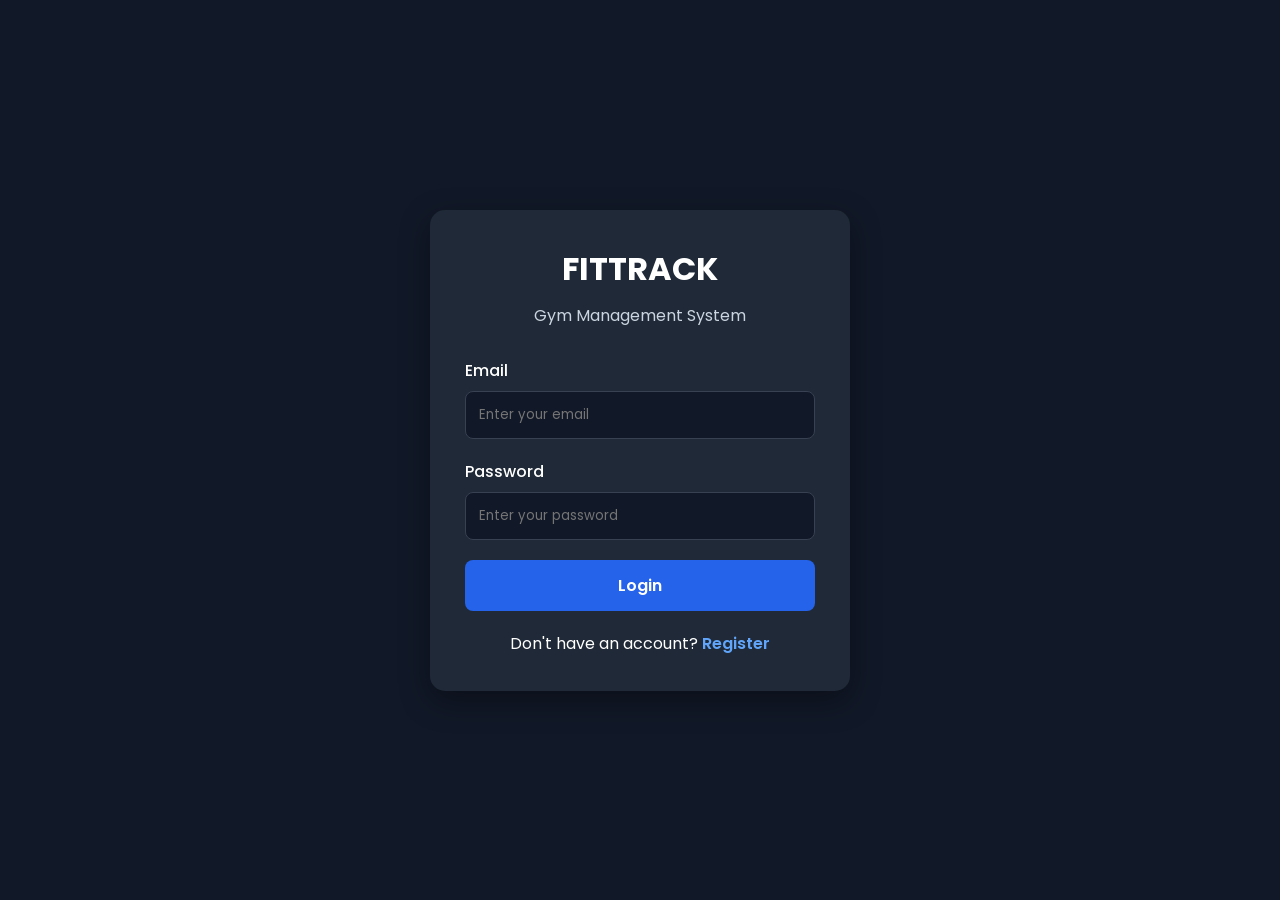
<file: index.html>
<!DOCTYPE html>
<html lang="en">

<head>

    <meta charset="UTF-8">

    <meta name="viewport"
    content="width=device-width, initial-scale=1.0">

    <title>FitTrack | Login</title>

    <link rel="stylesheet" href="style.css">

    <link href="https://fonts.googleapis.com/css2?family=Poppins:wght@300;400;500;600;700&display=swap" rel="stylesheet">

    <link rel="stylesheet"
    href="https://cdnjs.cloudflare.com/ajax/libs/font-awesome/6.7.2/css/all.min.css">

</head>

<body>

<div class="auth-container">

    <div class="auth-box">

        <h1>FITTRACK</h1>

        <p>Gym Management System</p>

        <form id="loginForm">

            <div class="input-group">

                <label>Email</label>

                <input
                type="email"
                id="loginEmail"
                placeholder="Enter your email"
                required>

            </div>

            <div class="input-group">

                <label>Password</label>

                <input
                type="password"
                id="loginPassword"
                placeholder="Enter your password"
                required>

            </div>

            <button
            type="submit"
            class="btn">

                Login

            </button>

        </form>

        <div class="auth-link">

            Don't have an account?

            <a href="register.html">

                Register

            </a>

        </div>

    </div>

</div>

<script src="script.js"></script>

</body>
</html>
</file>
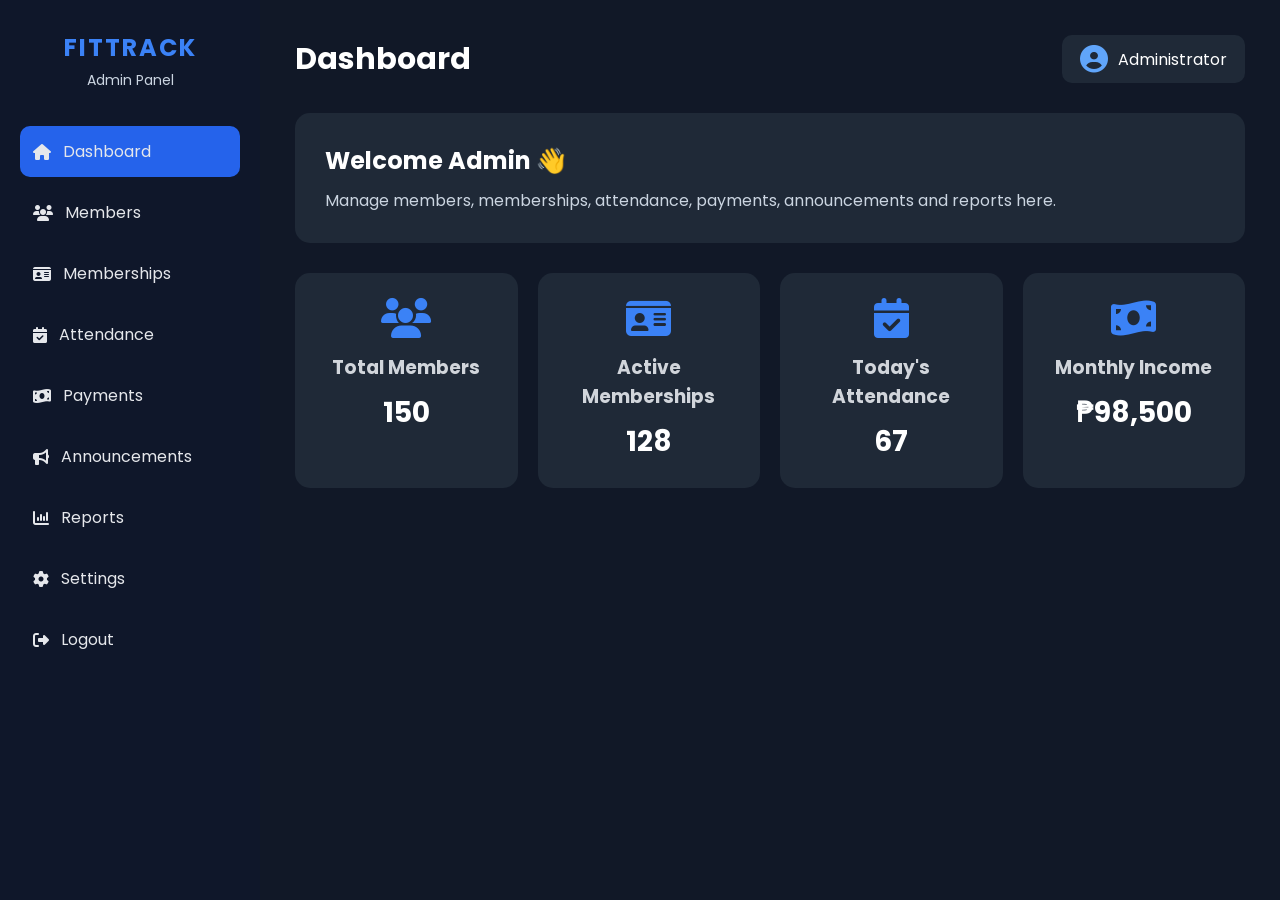
<file: admin.html>
<!DOCTYPE html>
<html lang="en">

<head>

    <meta charset="UTF-8">

    <meta name="viewport" content="width=device-width, initial-scale=1.0">

    <title>FitTrack | Admin Dashboard</title>

    <link rel="stylesheet" href="style.css">

    <link href="https://fonts.googleapis.com/css2?family=Poppins:wght@300;400;500;600;700&display=swap" rel="stylesheet">

    <link rel="stylesheet"
    href="https://cdnjs.cloudflare.com/ajax/libs/font-awesome/6.7.2/css/all.min.css">

</head>

<body>

<div class="dashboard">

    <!-- Sidebar -->

    <aside class="sidebar">

        <div class="logo">

            <h2>FITTRACK</h2>

            <p>Admin Panel</p>

        </div>

        <ul>

            <li class="active">
                <a href="#" onclick="showSection('dashboard')">
                    <i class="fa-solid fa-house"></i>
                    Dashboard
                </a>
            </li>

            <li>
                <a href="#" onclick="showSection('members')">
                    <i class="fa-solid fa-users"></i>
                    Members
                </a>
            </li>

            <li>
                <a href="#" onclick="showSection('memberships')">
                    <i class="fa-solid fa-id-card"></i>
                    Memberships
                </a>
            </li>

            <li>
                <a href="#" onclick="showSection('attendance')">
                    <i class="fa-solid fa-calendar-check"></i>
                    Attendance
                </a>
            </li>

            <li>
                <a href="#" onclick="showSection('payments')">
                    <i class="fa-solid fa-money-bill-wave"></i>
                    Payments
                </a>
            </li>

            <li>
                <a href="#" onclick="showSection('announcements')">
                    <i class="fa-solid fa-bullhorn"></i>
                    Announcements
                </a>
            </li>

            <li>
                <a href="#" onclick="showSection('reports')">
                    <i class="fa-solid fa-chart-column"></i>
                    Reports
                </a>
            </li>

            <li>
                <a href="#" onclick="showSection('settings')">
                    <i class="fa-solid fa-gear"></i>
                    Settings
                </a>
            </li>

            <li>
                <a href="index.html">
                    <i class="fa-solid fa-right-from-bracket"></i>
                    Logout
                </a>
            </li>

        </ul>

    </aside>

    <!-- Main Content -->

    <main class="content">

        <!-- DASHBOARD -->

        <section id="dashboard" class="page-section">

            <header>

                <h1>Dashboard</h1>

                <div class="admin-profile">

                    <i class="fa-solid fa-circle-user"></i>

                    <span>Administrator</span>

                </div>

            </header>

            <div class="welcome-card">

                <h2>Welcome Admin 👋</h2>

                <p>

                    Manage members, memberships, attendance,
                    payments, announcements and reports here.

                </p>

            </div>

            <div class="cards">

                <div class="card">

                    <i class="fa-solid fa-users"></i>

                    <h3>Total Members</h3>

                    <h2>150</h2>

                </div>

                <div class="card">

                    <i class="fa-solid fa-id-card"></i>

                    <h3>Active Memberships</h3>

                    <h2>128</h2>

                </div>

                <div class="card">

                    <i class="fa-solid fa-calendar-check"></i>

                    <h3>Today's Attendance</h3>

                    <h2>67</h2>

                </div>

                <div class="card">

                    <i class="fa-solid fa-money-bill-wave"></i>

                    <h3>Monthly Income</h3>

                    <h2>₱98,500</h2>

                </div>

            </div>

        </section>
                <!-- MEMBERS -->

        <section id="members" class="page-section" style="display:none;">

            <header>

                <h1>Members</h1>

            </header>

            <div class="toolbar">

                <input
                type="text"
                placeholder="Search Member">

                <button class="add-btn">

                    <i class="fa-solid fa-plus"></i>

                    Add Member

                </button>

            </div>

            <div class="table-section">

                <table>

                    <thead>

                        <tr>

                            <th>Member ID</th>
                            <th>Full Name</th>
                            <th>Gender</th>
                            <th>Contact</th>
                            <th>Status</th>
                            <th>Action</th>

                        </tr>

                    </thead>

                    <tbody>

                        <tr>

                            <td>M001</td>
                            <td>Juan Dela Cruz</td>
                            <td>Male</td>
                            <td>09123456789</td>
                            <td>Active</td>

                            <td>

                                <button>Edit</button>

                                <button>Delete</button>

                            </td>

                        </tr>

                        <tr>

                            <td>M002</td>
                            <td>Maria Santos</td>
                            <td>Female</td>
                            <td>09987654321</td>
                            <td>Active</td>

                            <td>

                                <button>Edit</button>

                                <button>Delete</button>

                            </td>

                        </tr>

                        <tr>

                            <td>M003</td>
                            <td>Mark Reyes</td>
                            <td>Male</td>
                            <td>09111111111</td>
                            <td>Inactive</td>

                            <td>

                                <button>Edit</button>

                                <button>Delete</button>

                            </td>

                        </tr>

                    </tbody>

                </table>

            </div>

        </section>

        <!-- MEMBERSHIPS -->

        <section id="memberships" class="page-section" style="display:none;">

            <header>

                <h1>Memberships</h1>

            </header>

            <div class="toolbar">

                <button class="add-btn">

                    <i class="fa-solid fa-plus"></i>

                    Add Membership

                </button>

            </div>

            <div class="table-section">

                <table>

                    <thead>

                        <tr>

                            <th>Membership ID</th>
                            <th>Member</th>
                            <th>Plan</th>
                            <th>Start Date</th>
                            <th>End Date</th>
                            <th>Status</th>

                        </tr>

                    </thead>

                    <tbody>

                        <tr>

                            <td>MS001</td>
                            <td>Juan Dela Cruz</td>
                            <td>Monthly</td>
                            <td>July 1, 2026</td>
                            <td>July 31, 2026</td>
                            <td>Active</td>

                        </tr>

                        <tr>

                            <td>MS002</td>
                            <td>Maria Santos</td>
                            <td>Annual</td>
                            <td>January 1, 2026</td>
                            <td>January 1, 2027</td>
                            <td>Active</td>

                        </tr>

                        <tr>

                            <td>MS003</td>
                            <td>Mark Reyes</td>
                            <td>Monthly</td>
                            <td>June 1, 2026</td>
                            <td>June 30, 2026</td>
                            <td>Expired</td>

                        </tr>

                    </tbody>

                </table>

            </div>

        </section>
                <!-- ATTENDANCE -->

        <section id="attendance" class="page-section" style="display:none;">

            <header>

                <h1>Attendance</h1>

            </header>

            <div class="toolbar">

                <input
                type="text"
                placeholder="Search Attendance">

            </div>

            <div class="table-section">

                <table>

                    <thead>

                        <tr>

                            <th>Date</th>
                            <th>Member ID</th>
                            <th>Member Name</th>
                            <th>Time In</th>
                            <th>Time Out</th>
                            <th>Status</th>

                        </tr>

                    </thead>

                    <tbody>

                        <tr>

                            <td>July 9, 2026</td>
                            <td>M001</td>
                            <td>Juan Dela Cruz</td>
                            <td>7:00 AM</td>
                            <td>9:00 AM</td>
                            <td>Present</td>

                        </tr>

                        <tr>

                            <td>July 9, 2026</td>
                            <td>M002</td>
                            <td>Maria Santos</td>
                            <td>8:10 AM</td>
                            <td>10:30 AM</td>
                            <td>Present</td>

                        </tr>

                        <tr>

                            <td>July 9, 2026</td>
                            <td>M003</td>
                            <td>Mark Reyes</td>
                            <td>-</td>
                            <td>-</td>
                            <td>Absent</td>

                        </tr>

                    </tbody>

                </table>

            </div>

        </section>

        <!-- PAYMENTS -->

        <section id="payments" class="page-section" style="display:none;">

            <header>

                <h1>Payments</h1>

            </header>

            <div class="toolbar">

                <button class="add-btn">

                    <i class="fa-solid fa-plus"></i>

                    Record Payment

                </button>

            </div>

            <div class="table-section">

                <table>

                    <thead>

                        <tr>

                            <th>Receipt No.</th>
                            <th>Member</th>
                            <th>Membership</th>
                            <th>Amount</th>
                            <th>Method</th>
                            <th>Status</th>

                        </tr>

                    </thead>

                    <tbody>

                        <tr>

                            <td>RC001</td>
                            <td>Juan Dela Cruz</td>
                            <td>Monthly</td>
                            <td>₱800</td>
                            <td>Cash</td>
                            <td>Paid</td>

                        </tr>

                        <tr>

                            <td>RC002</td>
                            <td>Maria Santos</td>
                            <td>Annual</td>
                            <td>₱8,000</td>
                            <td>GCash</td>
                            <td>Paid</td>

                        </tr>

                        <tr>

                            <td>RC003</td>
                            <td>Mark Reyes</td>
                            <td>Monthly</td>
                            <td>₱800</td>
                            <td>Cash</td>
                            <td>Pending</td>

                        </tr>

                    </tbody>

                </table>

            </div>

        </section>
                <!-- ANNOUNCEMENTS -->

        <section id="announcements" class="page-section" style="display:none;">

            <header>

                <h1>Announcements</h1>

            </header>

            <div class="toolbar">

                <button class="add-btn">

                    <i class="fa-solid fa-plus"></i>

                    Add Announcement

                </button>

            </div>

            <div class="announcement-card">

                <h3>

                    Gym Closed This Sunday

                </h3>

                <p>

                    The gym will be closed this Sunday due to scheduled maintenance.
                    Regular operations will resume on Monday.

                </p>

                <small>

                    Posted: July 9, 2026

                </small>

            </div>

            <br>

            <div class="announcement-card">

                <h3>

                    20% Membership Discount

                </h3>

                <p>

                    All Annual Memberships are 20% OFF until the end of the month.

                </p>

                <small>

                    Posted: July 5, 2026

                </small>

            </div>

        </section>

        <!-- REPORTS -->

        <section id="reports" class="page-section" style="display:none;">

            <header>

                <h1>Reports</h1>

            </header>

            <div class="cards">

                <div class="card">

                    <i class="fa-solid fa-users"></i>

                    <h3>Total Members</h3>

                    <h2>150</h2>

                </div>

                <div class="card">

                    <i class="fa-solid fa-id-card"></i>

                    <h3>Active Memberships</h3>

                    <h2>128</h2>

                </div>

                <div class="card">

                    <i class="fa-solid fa-calendar-check"></i>

                    <h3>Today's Attendance</h3>

                    <h2>67</h2>

                </div>

                <div class="card">

                    <i class="fa-solid fa-peso-sign"></i>

                    <h3>Monthly Revenue</h3>

                    <h2>₱98,500</h2>

                </div>

            </div>

            <div class="table-section">

                <h2>Monthly Summary</h2>

                <table>

                    <thead>

                        <tr>

                            <th>Category</th>
                            <th>Total</th>

                        </tr>

                    </thead>

                    <tbody>

                        <tr>

                            <td>Registered Members</td>
                            <td>150</td>

                        </tr>

                        <tr>

                            <td>Active Members</td>
                            <td>128</td>

                        </tr>

                        <tr>

                            <td>Expired Memberships</td>
                            <td>22</td>

                        </tr>

                        <tr>

                            <td>Total Income</td>
                            <td>₱98,500</td>

                        </tr>

                    </tbody>

                </table>

            </div>

        </section>
                <!-- SETTINGS -->

        <section id="settings" class="page-section" style="display:none;">

            <header>

                <h1>Settings</h1>

            </header>

            <div class="form-section">

                <h2>Gym Information</h2>

                <form>

                    <div class="form-group">

                        <label>Gym Name</label>

                        <input
                        type="text"
                        value="FitTrack Gym">

                    </div>

                    <div class="form-group">

                        <label>Address</label>

                        <input
                        type="text"
                        value="Cainta, Rizal">

                    </div>

                    <div class="form-group">

                        <label>Contact Number</label>

                        <input
                        type="text"
                        value="09123456789">

                    </div>

                    <div class="form-group">

                        <label>Email Address</label>

                        <input
                        type="email"
                        value="fittrack@gmail.com">

                    </div>

                    <button
                    type="submit"
                    class="btn">

                        Save Changes

                    </button>

                </form>

            </div>

            <div class="form-section">

                <h2>Admin Account</h2>

                <form>

                    <div class="form-group">

                        <label>Administrator Name</label>

                        <input
                        type="text"
                        value="Administrator">

                    </div>

                    <div class="form-group">

                        <label>Email</label>

                        <input
                        type="email"
                        value="admin@fittrack.com">

                    </div>

                    <div class="form-group">

                        <label>New Password</label>

                        <input
                        type="password"
                        placeholder="Enter new password">

                    </div>

                    <button
                    type="submit"
                    class="btn">

                        Update Account

                    </button>

                </form>

            </div>

        </section>

    </main>

</div>

<script src="script.js"></script>

</body>

</html>
</file>
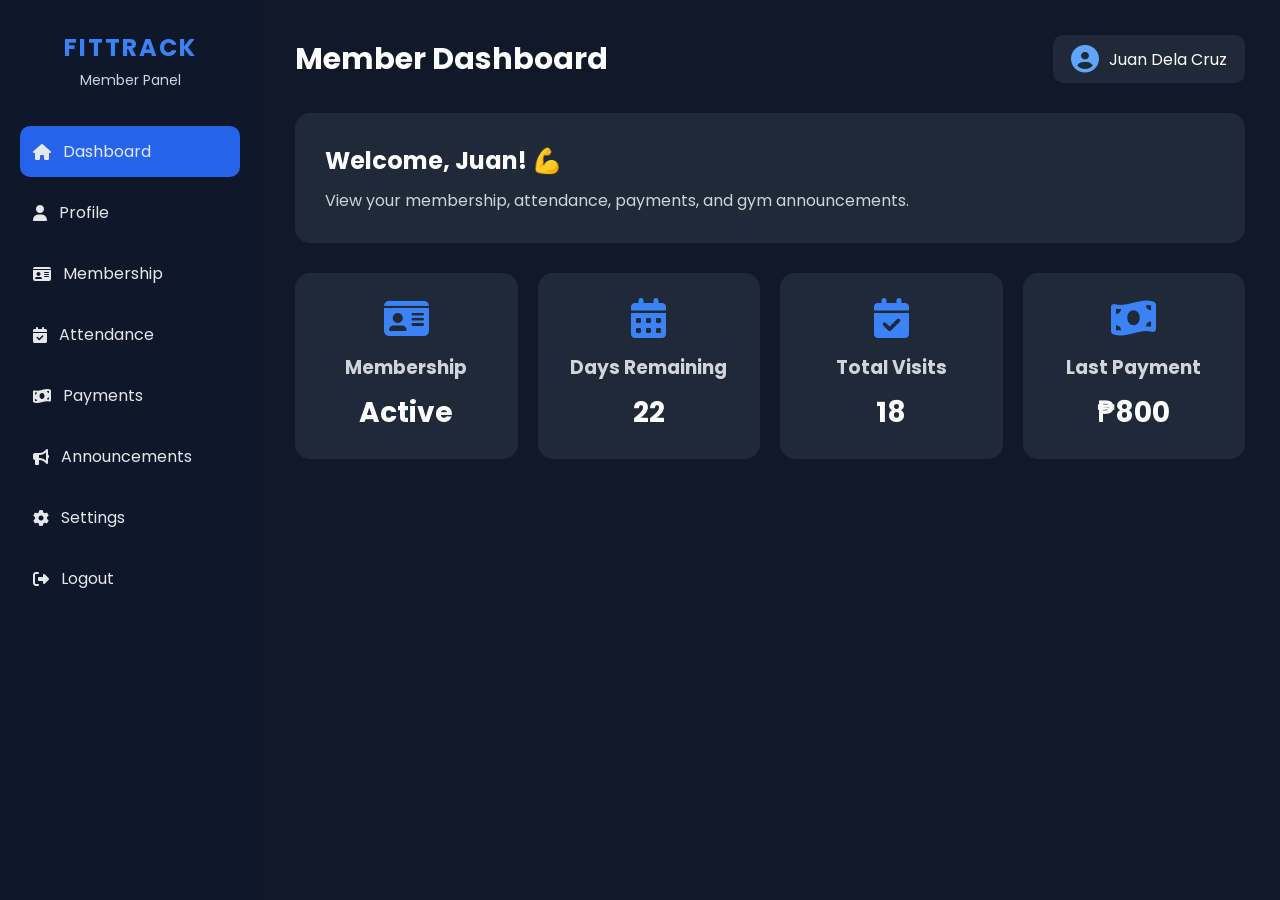
<file: member.html>
<!DOCTYPE html>
<html lang="en">

<head>

    <meta charset="UTF-8">

    <meta name="viewport" content="width=device-width, initial-scale=1.0">

    <title>FitTrack | Member Dashboard</title>

    <link rel="stylesheet" href="style.css">

    <link href="https://fonts.googleapis.com/css2?family=Poppins:wght@300;400;500;600;700&display=swap" rel="stylesheet">

    <link rel="stylesheet"
    href="https://cdnjs.cloudflare.com/ajax/libs/font-awesome/6.7.2/css/all.min.css">

</head>

<body>

<div class="dashboard">

    <!-- Sidebar -->

    <aside class="sidebar">

        <div class="logo">

            <h2>FITTRACK</h2>

            <p>Member Panel</p>

        </div>

        <ul>

            <li class="active">
                <a href="#" onclick="showSection('dashboard')">
                    <i class="fa-solid fa-house"></i>
                    Dashboard
                </a>
            </li>

            <li>
                <a href="#" onclick="showSection('profile')">
                    <i class="fa-solid fa-user"></i>
                    Profile
                </a>
            </li>

            <li>
                <a href="#" onclick="showSection('membership')">
                    <i class="fa-solid fa-id-card"></i>
                    Membership
                </a>
            </li>

            <li>
                <a href="#" onclick="showSection('attendance')">
                    <i class="fa-solid fa-calendar-check"></i>
                    Attendance
                </a>
            </li>

            <li>
                <a href="#" onclick="showSection('payments')">
                    <i class="fa-solid fa-money-bill-wave"></i>
                    Payments
                </a>
            </li>

            <li>
                <a href="#" onclick="showSection('announcements')">
                    <i class="fa-solid fa-bullhorn"></i>
                    Announcements
                </a>
            </li>

            <li>
                <a href="#" onclick="showSection('settings')">
                    <i class="fa-solid fa-gear"></i>
                    Settings
                </a>
            </li>

            <li>
                <a href="index.html">
                    <i class="fa-solid fa-right-from-bracket"></i>
                    Logout
                </a>
            </li>

        </ul>

    </aside>

    <!-- Main Content -->

    <main class="content">

        <!-- DASHBOARD -->

        <section id="dashboard" class="page-section">

            <header>

                <h1>Member Dashboard</h1>

                <div class="admin-profile">

                    <i class="fa-solid fa-circle-user"></i>

                    <span>Juan Dela Cruz</span>

                </div>

            </header>

            <div class="welcome-card">

                <h2>Welcome, Juan! 💪</h2>

                <p>

                    View your membership, attendance,
                    payments, and gym announcements.

                </p>

            </div>

            <div class="cards">

                <div class="card">

                    <i class="fa-solid fa-id-card"></i>

                    <h3>Membership</h3>

                    <h2>Active</h2>

                </div>

                <div class="card">

                    <i class="fa-solid fa-calendar-days"></i>

                    <h3>Days Remaining</h3>

                    <h2>22</h2>

                </div>

                <div class="card">

                    <i class="fa-solid fa-calendar-check"></i>

                    <h3>Total Visits</h3>

                    <h2>18</h2>

                </div>

                <div class="card">

                    <i class="fa-solid fa-money-bill-wave"></i>

                    <h3>Last Payment</h3>

                    <h2>₱800</h2>

                </div>

            </div>

        </section>
                <!-- PROFILE -->

        <section id="profile" class="page-section" style="display:none;">

            <header>

                <h1>My Profile</h1>

            </header>

            <div class="form-section">

                <form>

                    <div class="form-group">

                        <label>Full Name</label>

                        <input
                        type="text"
                        value="Juan Dela Cruz">

                    </div>

                    <div class="form-group">

                        <label>Email Address</label>

                        <input
                        type="email"
                        value="juan@gmail.com">

                    </div>

                    <div class="form-group">

                        <label>Contact Number</label>

                        <input
                        type="text"
                        value="09123456789">

                    </div>

                    <div class="form-group">

                        <label>Address</label>

                        <input
                        type="text"
                        value="Cainta, Rizal">

                    </div>

                    <button
                    type="submit"
                    class="btn">

                        Save Changes

                    </button>

                </form>

            </div>

        </section>

        <!-- MEMBERSHIP -->

        <section id="membership" class="page-section" style="display:none;">

            <header>

                <h1>My Membership</h1>

            </header>

            <div class="cards">

                <div class="card">

                    <i class="fa-solid fa-id-card"></i>

                    <h3>Plan</h3>

                    <h2>Monthly</h2>

                </div>

                <div class="card">

                    <i class="fa-solid fa-circle-check"></i>

                    <h3>Status</h3>

                    <h2>Active</h2>

                </div>

                <div class="card">

                    <i class="fa-solid fa-calendar-days"></i>

                    <h3>Start Date</h3>

                    <h2>July 1, 2026</h2>

                </div>

                <div class="card">

                    <i class="fa-solid fa-hourglass-end"></i>

                    <h3>Expiration</h3>

                    <h2>July 31, 2026</h2>

                </div>

            </div>

            <div class="table-section">

                <h2>Membership Information</h2>

                <table>

                    <tbody>

                        <tr>

                            <th>Membership ID</th>

                            <td>MS001</td>

                        </tr>

                        <tr>

                            <th>Plan</th>

                            <td>Monthly</td>

                        </tr>

                        <tr>

                            <th>Amount</th>

                            <td>₱800</td>

                        </tr>

                        <tr>

                            <th>Status</th>

                            <td>Active</td>

                        </tr>

                        <tr>

                            <th>Expiration Date</th>

                            <td>July 31, 2026</td>

                        </tr>

                    </tbody>

                </table>

                <br>

                <button class="add-btn">

                    <i class="fa-solid fa-arrows-rotate"></i>

                    Request Renewal

                </button>

            </div>

        </section>
                <!-- ATTENDANCE -->

        <section id="attendance" class="page-section" style="display:none;">

            <header>

                <h1>My Attendance</h1>

            </header>

            <div class="cards">

                <div class="card">

                    <i class="fa-solid fa-calendar-check"></i>

                    <h3>Total Visits</h3>

                    <h2>18</h2>

                </div>

                <div class="card">

                    <i class="fa-solid fa-clock"></i>

                    <h3>Total Hours</h3>

                    <h2>36 hrs</h2>

                </div>

                <div class="card">

                    <i class="fa-solid fa-calendar-week"></i>

                    <h3>This Month</h3>

                    <h2>9</h2>

                </div>

            </div>

            <div class="table-section">

                <h2>Attendance History</h2>

                <table>

                    <thead>

                        <tr>

                            <th>Date</th>
                            <th>Time In</th>
                            <th>Time Out</th>
                            <th>Duration</th>
                            <th>Status</th>

                        </tr>

                    </thead>

                    <tbody>

                        <tr>

                            <td>July 9, 2026</td>
                            <td>7:00 AM</td>
                            <td>9:00 AM</td>
                            <td>2 Hours</td>
                            <td>Completed</td>

                        </tr>

                        <tr>

                            <td>July 8, 2026</td>
                            <td>6:45 AM</td>
                            <td>8:30 AM</td>
                            <td>1 Hour 45 Minutes</td>
                            <td>Completed</td>

                        </tr>

                        <tr>

                            <td>July 6, 2026</td>
                            <td>5:30 PM</td>
                            <td>7:15 PM</td>
                            <td>1 Hour 45 Minutes</td>
                            <td>Completed</td>

                        </tr>

                    </tbody>

                </table>

            </div>

        </section>

        <!-- PAYMENTS -->

        <section id="payments" class="page-section" style="display:none;">

            <header>

                <h1>My Payments</h1>

            </header>

            <div class="cards">

                <div class="card">

                    <i class="fa-solid fa-wallet"></i>

                    <h3>Total Payments</h3>

                    <h2>₱11,200</h2>

                </div>

                <div class="card">

                    <i class="fa-solid fa-receipt"></i>

                    <h3>Transactions</h3>

                    <h2>8</h2>

                </div>

                <div class="card">

                    <i class="fa-solid fa-circle-check"></i>

                    <h3>Status</h3>

                    <h2>Paid</h2>

                </div>

            </div>

            <div class="table-section">

                <h2>Payment History</h2>

                <table>

                    <thead>

                        <tr>

                            <th>Receipt No.</th>
                            <th>Plan</th>
                            <th>Amount</th>
                            <th>Method</th>
                            <th>Date Paid</th>
                            <th>Status</th>

                        </tr>

                    </thead>

                    <tbody>

                        <tr>

                            <td>RC001</td>
                            <td>Monthly</td>
                            <td>₱800</td>
                            <td>Cash</td>
                            <td>July 1, 2026</td>
                            <td>Paid</td>

                        </tr>

                        <tr>

                            <td>RC002</td>
                            <td>Monthly</td>
                            <td>₱800</td>
                            <td>GCash</td>
                            <td>June 1, 2026</td>
                            <td>Paid</td>

                        </tr>

                        <tr>

                            <td>RC003</td>
                            <td>Monthly</td>
                            <td>₱800</td>
                            <td>Cash</td>
                            <td>May 1, 2026</td>
                            <td>Paid</td>

                        </tr>

                    </tbody>

                </table>

            </div>

        </section>
                <!-- ANNOUNCEMENTS -->

        <section id="announcements" class="page-section" style="display:none;">

            <header>

                <h1>Announcements</h1>

            </header>

            <div class="announcement-card">

                <h3>

                    Gym Closed This Sunday

                </h3>

                <p>

                    The gym will be closed this Sunday due to scheduled maintenance.
                    Regular operations will resume on Monday.

                </p>

                <small>

                    Posted: July 9, 2026

                </small>

            </div>

            <br>

            <div class="announcement-card">

                <h3>

                    20% Annual Membership Promo

                </h3>

                <p>

                    Upgrade your membership this month and enjoy a 20% discount.

                </p>

                <small>

                    Posted: July 5, 2026

                </small>

            </div>

            <br>

            <div class="announcement-card">

                <h3>

                    Free Zumba Every Saturday

                </h3>

                <p>

                    Join our free Zumba class every Saturday at 6:00 AM.
                    All active members are welcome.

                </p>

                <small>

                    Posted: July 1, 2026

                </small>

            </div>

        </section>

        <!-- SETTINGS -->

        <section id="settings" class="page-section" style="display:none;">

            <header>

                <h1>Account Settings</h1>

            </header>

            <div class="form-section">

                <h2>Update Profile</h2>

                <form>

                    <div class="form-group">

                        <label>Full Name</label>

                        <input
                        type="text"
                        value="Juan Dela Cruz">

                    </div>

                    <div class="form-group">

                        <label>Email Address</label>

                        <input
                        type="email"
                        value="juan@gmail.com">

                    </div>

                    <div class="form-group">

                        <label>Contact Number</label>

                        <input
                        type="text"
                        value="09123456789">

                    </div>

                    <button
                    type="submit"
                    class="btn">

                        Save Changes

                    </button>

                </form>

            </div>

            <div class="form-section">

                <h2>Change Password</h2>

                <form>

                    <div class="form-group">

                        <label>Current Password</label>

                        <input
                        type="password"
                        placeholder="Current Password">

                    </div>

                    <div class="form-group">

                        <label>New Password</label>

                        <input
                        type="password"
                        placeholder="New Password">

                    </div>

                    <div class="form-group">

                        <label>Confirm Password</label>

                        <input
                        type="password"
                        placeholder="Confirm Password">

                    </div>

                    <button
                    type="submit"
                    class="btn">

                        Update Password

                    </button>

                </form>

            </div>

        </section>

    </main>

</div>

<script src="script.js"></script>

</body>

</html>
</file>
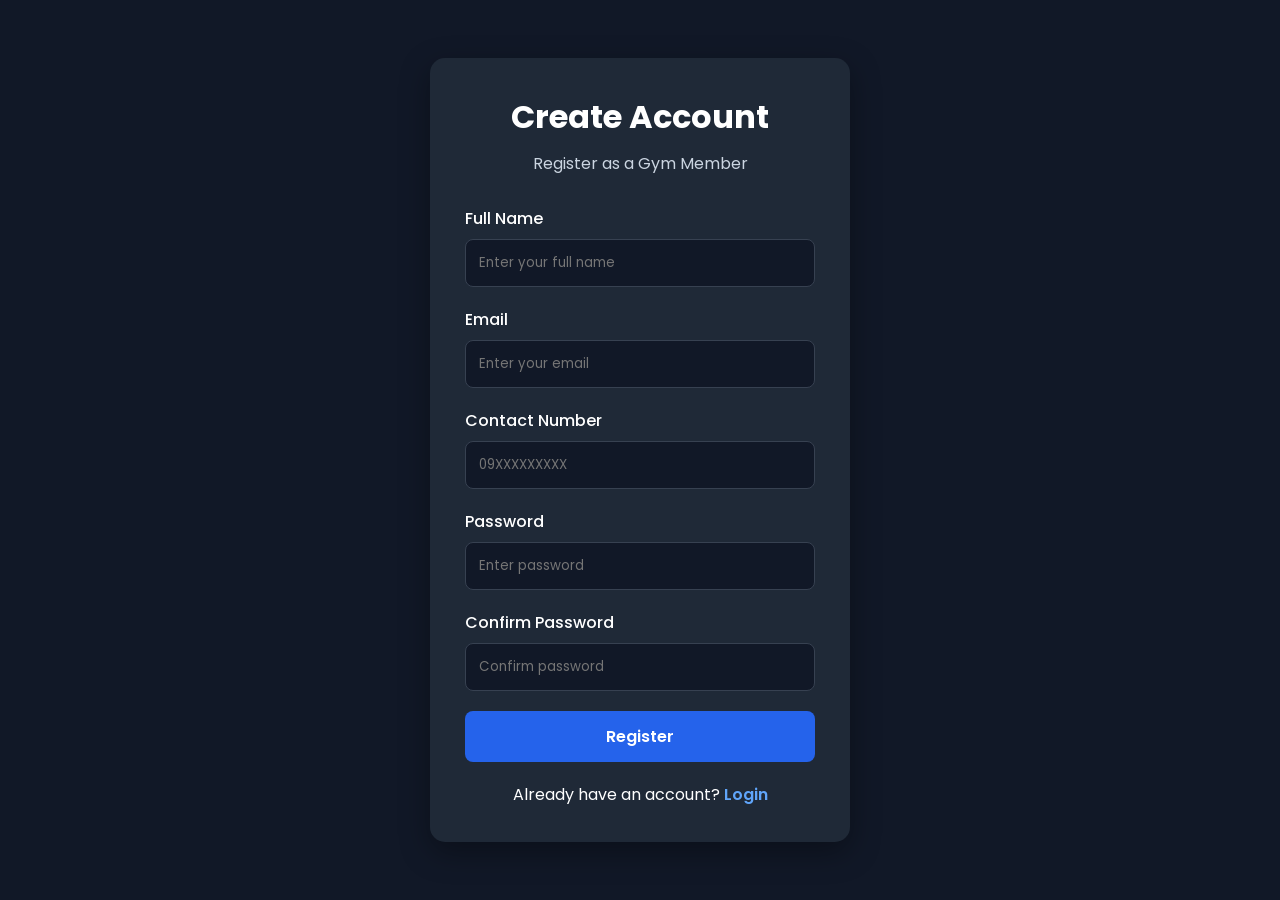
<file: register.html>
<!DOCTYPE html>
<html lang="en">

<head>

    <meta charset="UTF-8">

    <meta name="viewport"
    content="width=device-width, initial-scale=1.0">

    <title>FitTrack | Register</title>

    <link rel="stylesheet" href="style.css">

    <link href="https://fonts.googleapis.com/css2?family=Poppins:wght@300;400;500;600;700&display=swap" rel="stylesheet">

    <link rel="stylesheet"
    href="https://cdnjs.cloudflare.com/ajax/libs/font-awesome/6.7.2/css/all.min.css">

</head>

<body>

<div class="auth-container">

    <div class="auth-box">

        <h1>Create Account</h1>

        <p>Register as a Gym Member</p>

        <form id="registerForm">

            <div class="input-group">

                <label>Full Name</label>

                <input
                type="text"
                id="fullname"
                placeholder="Enter your full name"
                required>

            </div>

            <div class="input-group">

                <label>Email</label>

                <input
                type="email"
                id="email"
                placeholder="Enter your email"
                required>

            </div>

            <div class="input-group">

                <label>Contact Number</label>

                <input
                type="text"
                id="contact"
                placeholder="09XXXXXXXXX"
                required>

            </div>

            <div class="input-group">

                <label>Password</label>

                <input
                type="password"
                id="password"
                placeholder="Enter password"
                required>

            </div>

            <div class="input-group">

                <label>Confirm Password</label>

                <input
                type="password"
                id="confirmPassword"
                placeholder="Confirm password"
                required>

            </div>

            <button
            type="submit"
            class="btn">

                Register

            </button>

        </form>

        <div class="auth-link">

            Already have an account?

            <a href="index.html">

                Login

            </a>

        </div>

    </div>

</div>

<script src="script.js"></script>

</body>

</html>
</file>
<file: style.css>
/* =========================
   GOOGLE FONT
========================= */

@import url('https://fonts.googleapis.com/css2?family=Poppins:wght@300;400;500;600;700&display=swap');

/* =========================
   RESET
========================= */

*{
    margin:0;
    padding:0;
    box-sizing:border-box;
    font-family:'Poppins',sans-serif;
}

body{
    background:#111827;
    color:#fff;
}

a{
    text-decoration:none;
}

ul{
    list-style:none;
}

button{
    cursor:pointer;
}

/* =========================
   LOGIN & REGISTER
========================= */

.auth-container{

    width:100%;
    min-height:100vh;

    display:flex;
    justify-content:center;
    align-items:center;

    padding:30px;

}

.auth-box{

    width:100%;
    max-width:420px;

    background:#1f2937;

    padding:35px;

    border-radius:15px;

    box-shadow:0 10px 30px rgba(0,0,0,.35);

}

.auth-box h1{

    text-align:center;
    margin-bottom:10px;

}

.auth-box p{

    text-align:center;
    margin-bottom:30px;
    color:#cbd5e1;

}

.input-group{

    margin-bottom:20px;

}

.input-group label{

    display:block;

    margin-bottom:8px;

    font-weight:500;

}

.input-group input{

    width:100%;

    padding:13px;

    border:1px solid #374151;

    border-radius:8px;

    background:#111827;

    color:white;

    outline:none;

}

.input-group input:focus{

    border-color:#2563eb;

}

.btn{

    width:100%;

    padding:13px;

    border:none;

    border-radius:8px;

    background:#2563eb;

    color:white;

    font-size:16px;

    font-weight:600;

    transition:.3s;

}

.btn:hover{

    background:#1d4ed8;

}

.auth-link{

    margin-top:20px;

    text-align:center;

}

.auth-link a{

    color:#60a5fa;

    font-weight:600;

}

/* =========================
   DASHBOARD LAYOUT
========================= */

.dashboard{

    display:flex;

    min-height:100vh;

}

.sidebar{

    width:260px;

    background:#0f172a;

    padding:30px 20px;

}

.logo{

    text-align:center;

    margin-bottom:35px;

}

.logo h2{

    color:#3b82f6;

    letter-spacing:2px;

}

.logo p{

    color:#cbd5e1;

    font-size:14px;

    margin-top:5px;

}

.sidebar li{

    margin-bottom:10px;

}

.sidebar li a{

    display:flex;

    align-items:center;

    gap:12px;

    color:#e5e7eb;

    padding:13px;

    border-radius:10px;

    transition:.3s;

}

.sidebar li a:hover{

    background:#1e293b;

}

.sidebar li.active a{

    background:#2563eb;

}

.content{

    flex:1;

    padding:35px;

}

header{

    display:flex;

    justify-content:space-between;

    align-items:center;

    margin-bottom:30px;

}

header h1{

    font-size:30px;

}

.admin-profile{

    display:flex;

    align-items:center;

    gap:10px;

    background:#1f2937;

    padding:10px 18px;

    border-radius:10px;

}

.admin-profile i{

    font-size:28px;

    color:#60a5fa;

}
/* =========================
   WELCOME CARD
========================= */

.welcome-card{

    background:#1f2937;

    padding:30px;

    border-radius:15px;

    margin-bottom:30px;

}

.welcome-card h2{

    margin-bottom:10px;

}

.welcome-card p{

    color:#cbd5e1;

}

/* =========================
   DASHBOARD CARDS
========================= */

.cards{

    display:grid;

    grid-template-columns:repeat(auto-fit,minmax(220px,1fr));

    gap:20px;

    margin-bottom:30px;

}

.card{

    background:#1f2937;

    padding:25px;

    border-radius:15px;

    text-align:center;

    transition:.3s;

}

.card:hover{

    transform:translateY(-5px);

}

.card i{

    font-size:40px;

    color:#3b82f6;

    margin-bottom:15px;

}

.card h3{

    margin-bottom:10px;

    color:#d1d5db;

}

.card h2{

    font-size:28px;

}

/* =========================
   TOOLBAR
========================= */

.toolbar{

    display:flex;

    justify-content:space-between;

    align-items:center;

    gap:15px;

    margin-bottom:20px;

    flex-wrap:wrap;

}

.toolbar input{

    width:300px;

    max-width:100%;

    padding:12px;

    border:none;

    border-radius:8px;

    background:#1f2937;

    color:white;

}

.add-btn{

    background:#2563eb;

    color:white;

    border:none;

    padding:12px 20px;

    border-radius:8px;

    font-weight:600;

}

.add-btn:hover{

    background:#1d4ed8;

}

/* =========================
   TABLE
========================= */

.table-section{

    background:#1f2937;

    padding:20px;

    border-radius:15px;

    overflow-x:auto;

}

.table-section h2{

    margin-bottom:20px;

}

table{

    width:100%;

    border-collapse:collapse;

}

th{

    background:#2563eb;

    padding:14px;

}

td{

    padding:14px;

    border-bottom:1px solid #374151;

}

td button{

    padding:8px 12px;

    margin:2px;

    border:none;

    border-radius:6px;

    background:#2563eb;

    color:white;

}

/* =========================
   FORMS
========================= */

.form-section{

    background:#1f2937;

    padding:25px;

    border-radius:15px;

    margin-bottom:25px;

}

.form-section h2{

    margin-bottom:20px;

}

.form-group{

    margin-bottom:20px;

}

.form-group label{

    display:block;

    margin-bottom:8px;

}

.form-group input{

    width:100%;

    padding:12px;

    border:none;

    border-radius:8px;

    background:#111827;

    color:white;

}

/* =========================
   ANNOUNCEMENT
========================= */

.announcement-card{

    background:#1f2937;

    padding:20px;

    border-radius:15px;

    margin-bottom:20px;

}

.announcement-card h3{

    margin-bottom:10px;

}

.announcement-card p{

    color:#cbd5e1;

    margin-bottom:10px;

}

.announcement-card small{

    color:#9ca3af;

}

/* =========================
   PAGE ANIMATION
========================= */

.page-section{

    animation:fade .3s ease;

}

@keyframes fade{

    from{

        opacity:0;

        transform:translateY(10px);

    }

    to{

        opacity:1;

        transform:translateY(0);

    }

}

/* =========================
   RESPONSIVE
========================= */

@media(max-width:768px){

    .dashboard{

        flex-direction:column;

    }

    .sidebar{

        width:100%;

    }

    .content{

        padding:20px;

    }

    header{

        flex-direction:column;

        align-items:flex-start;

        gap:15px;

    }

    .toolbar{

        flex-direction:column;

        align-items:stretch;

    }

    .toolbar input{

        width:100%;

    }

}
</file>
